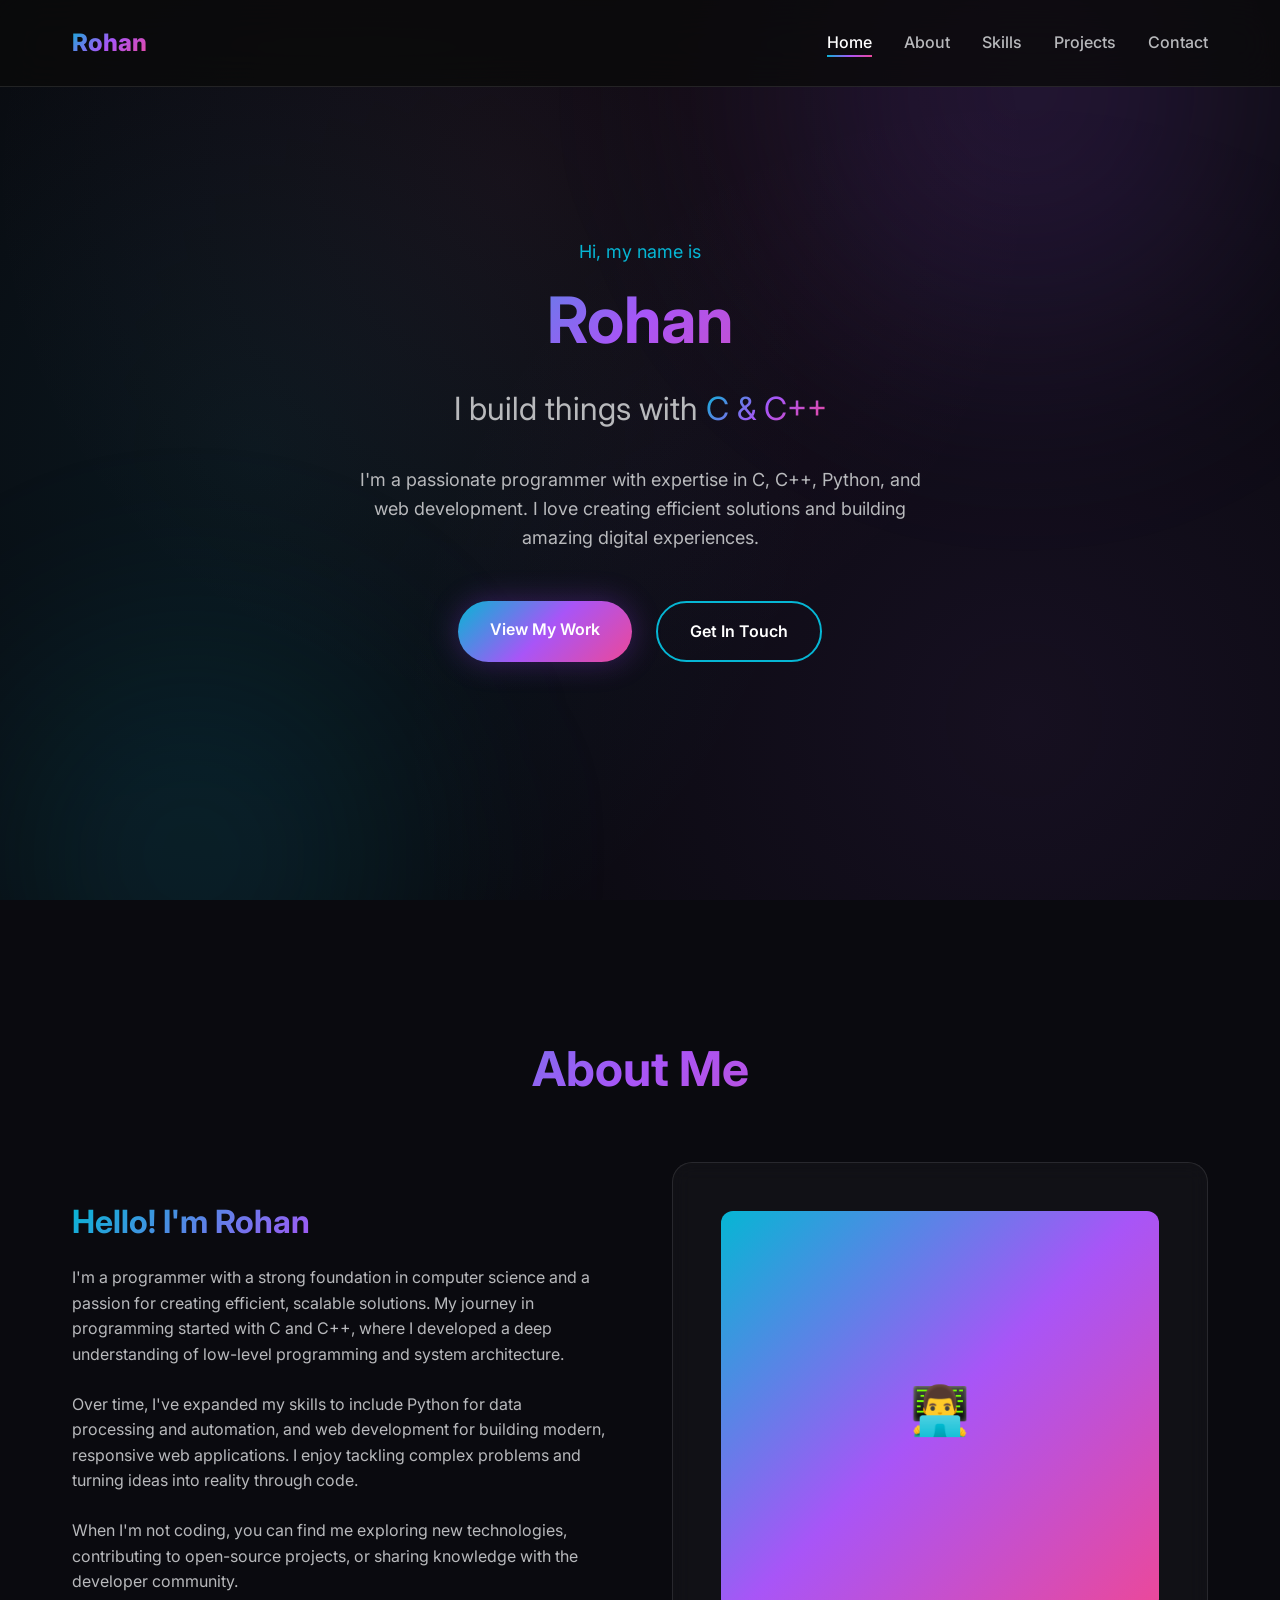
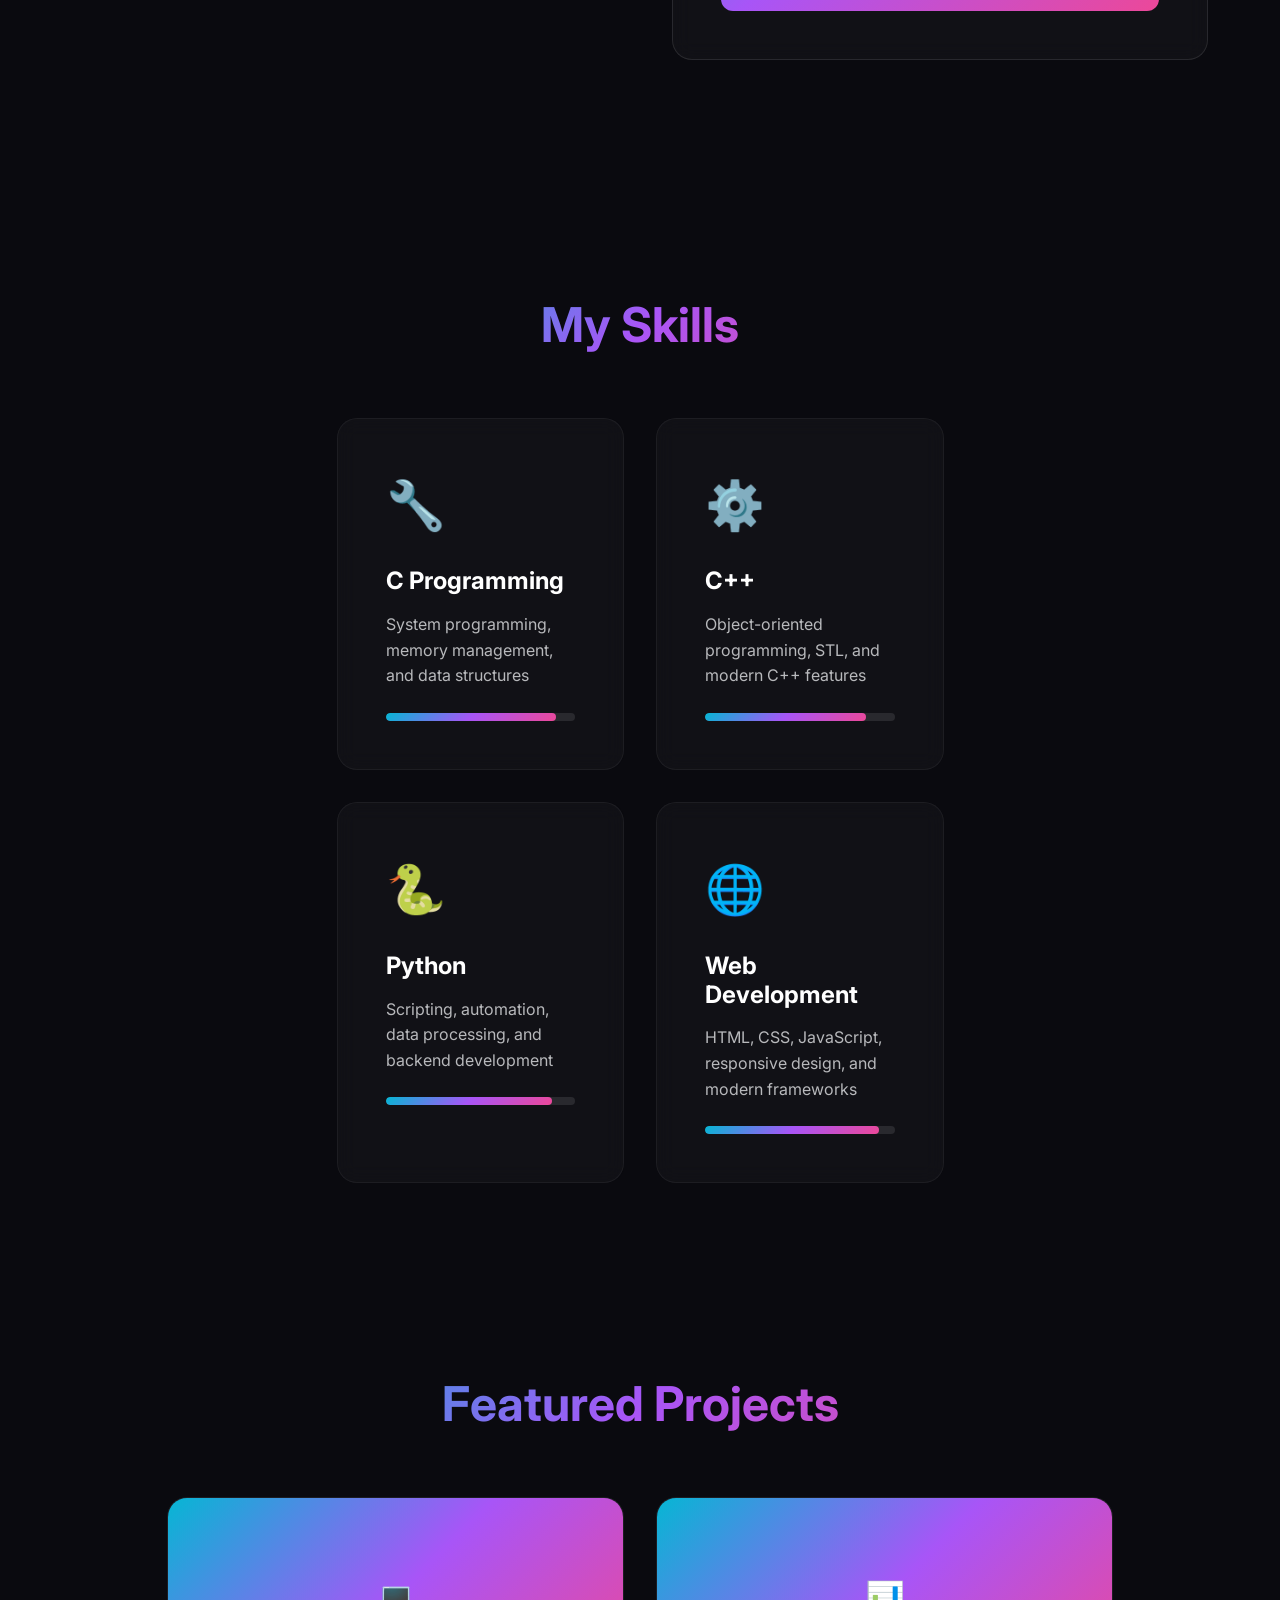
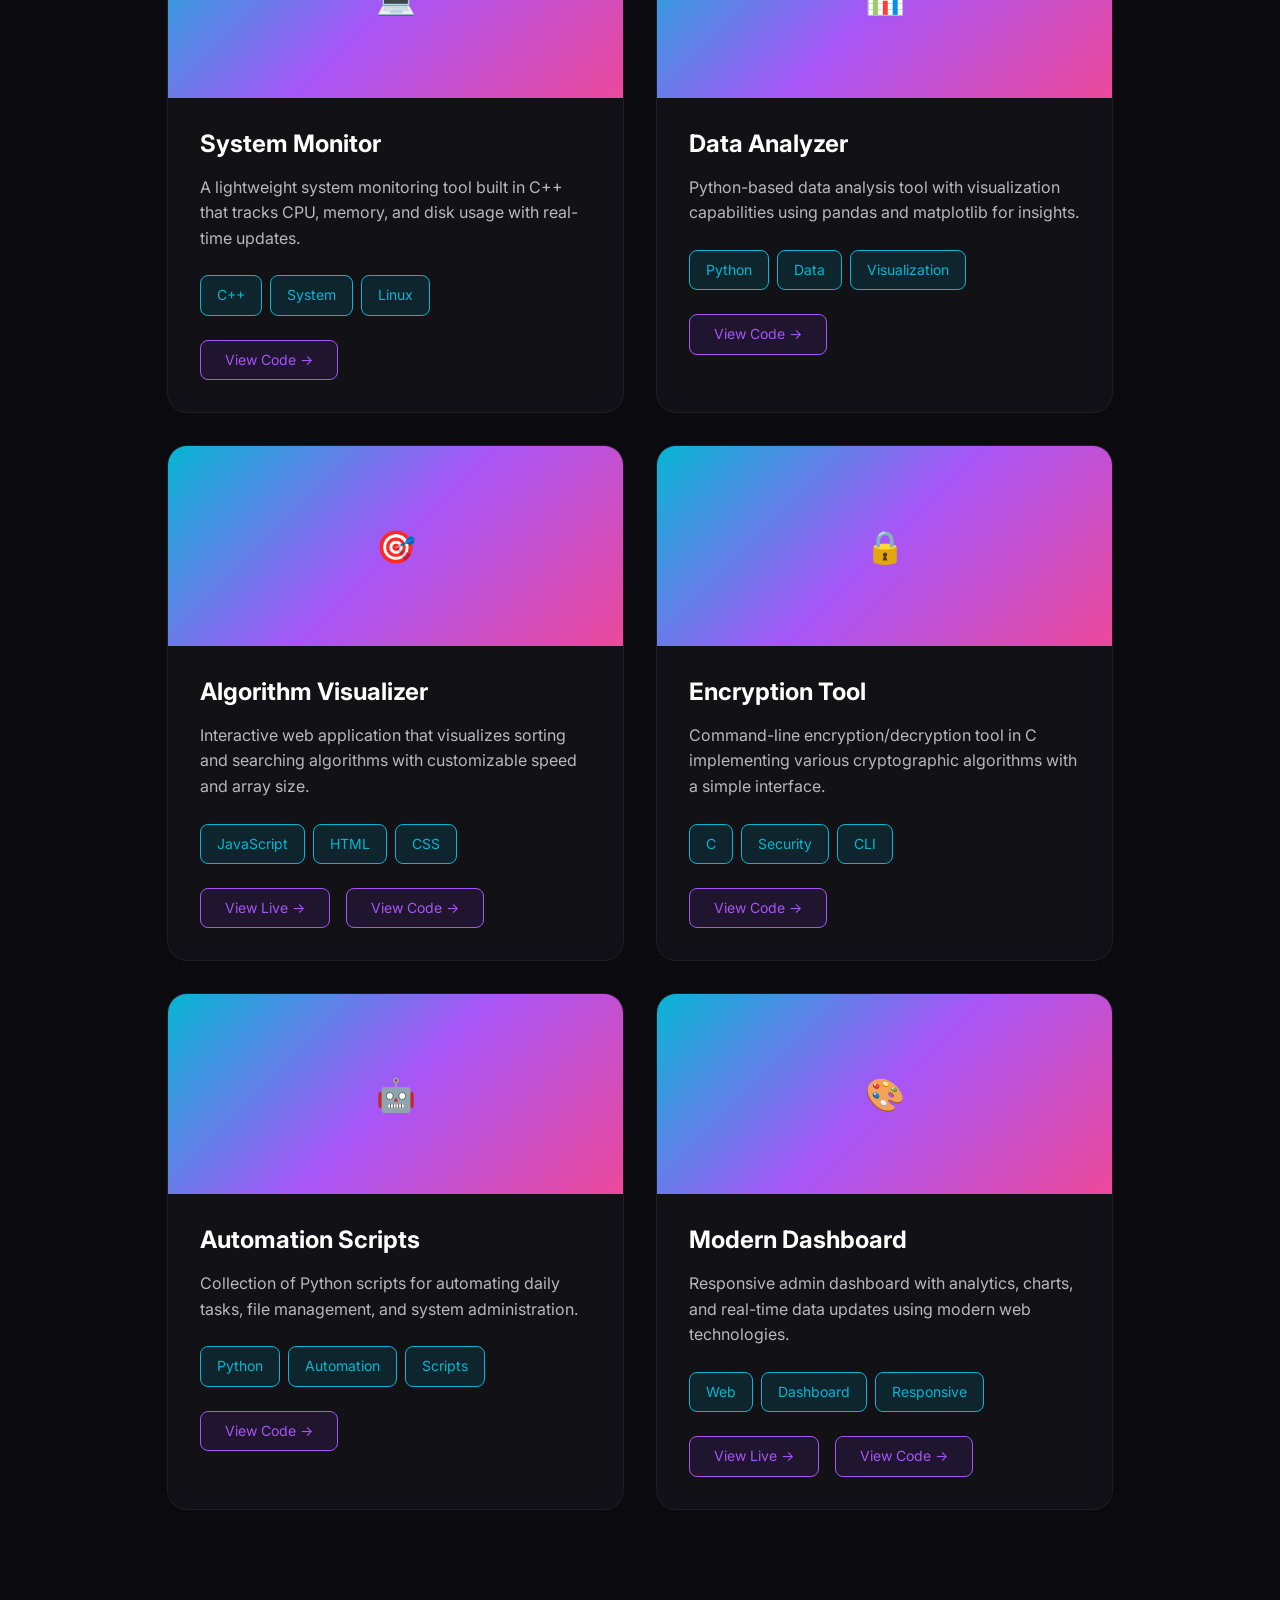
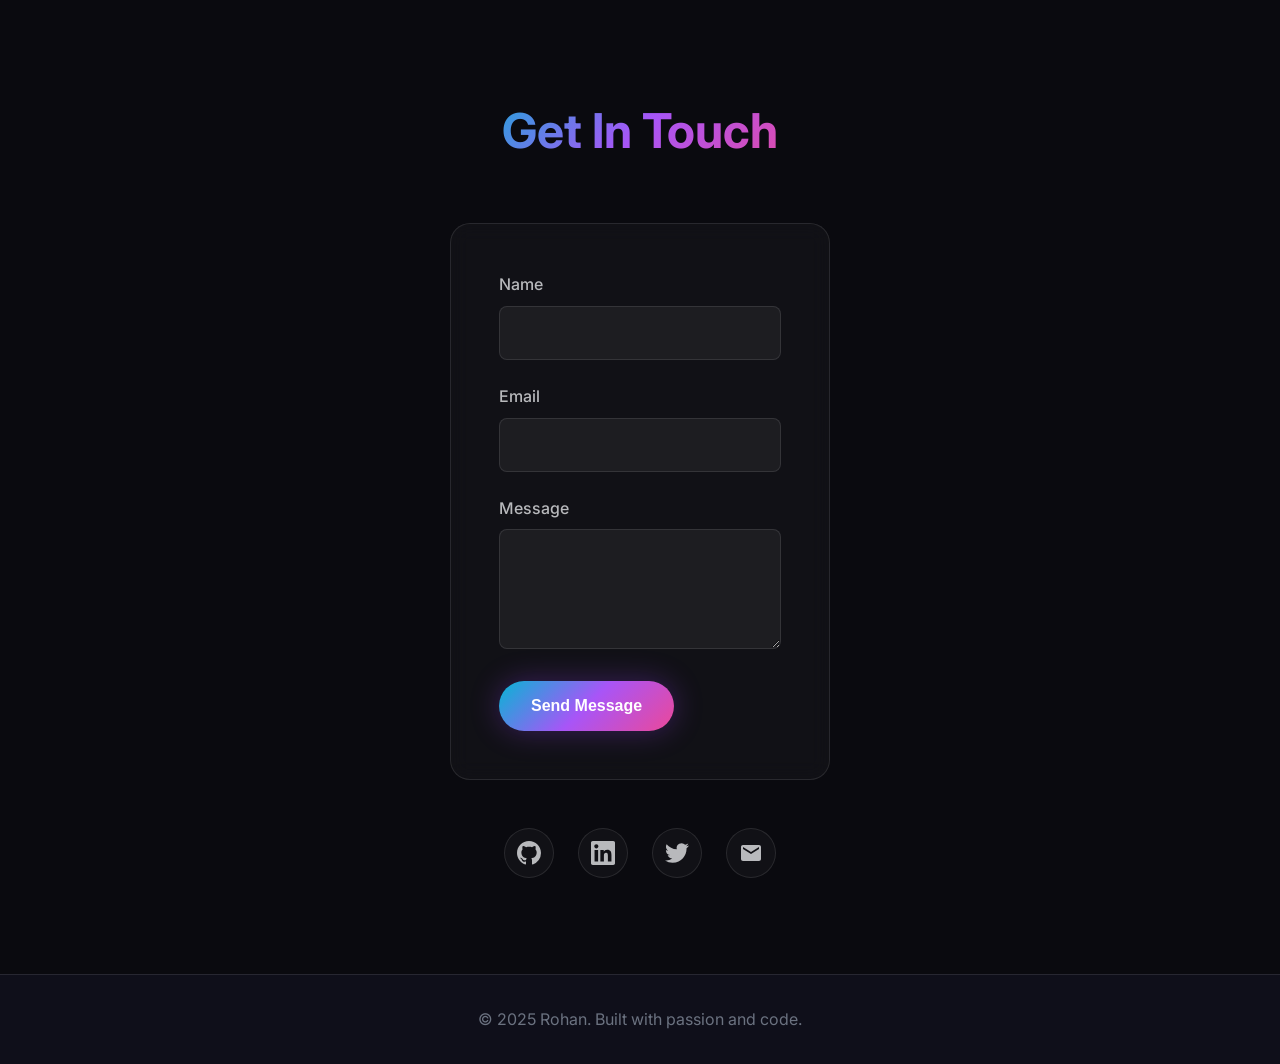
<file: index.html>
<!DOCTYPE html>
<html lang="en">

<head>
    <link rel="icon" type="image/svg+xml" href="favicon.svg">
    <meta charset="UTF-8">
    <meta name="viewport" content="width=device-width, initial-scale=1.0">
    <meta name="description"
        content="Rohan's Portfolio - Programmer specializing in C, C++, Python, and Web Development">
    <meta name="keywords" content="C, C++, Python, Web Development, Portfolio, Programmer">
    <meta name="author" content="Rohan">
     <meta name="google-site-verification" content="">
    <title>Rohan Pawar Portfolio</title>
    <link rel="stylesheet" href="style.css">
</head>

<body>
    <!-- Navigation -->
    <nav>
        <div class="nav-container">
            <div class="logo">Rohan</div>
            <ul class="nav-links" id="navLinks">
                <li><a href="#home" class="active">Home</a></li>
                <li><a href="#about">About</a></li>
                <li><a href="#skills">Skills</a></li>
                <li><a href="#projects">Projects</a></li>
                <li><a href="#contact">Contact</a></li>
            </ul>
            <button class="mobile-menu-toggle" id="mobileMenuToggle" aria-label="Toggle menu">
                ☰
            </button>
        </div>
    </nav>

    <!-- Hero Section -->
    <section class="hero" id="home">
        <div class="container">
            <div class="hero-content">
                <p class="hero-greeting">Hi, my name is</p>
                <h1 class="hero-title">Rohan</h1>
                <p class="hero-subtitle">I build things with <span class="typing-text"></span></p>
                <p class="hero-description">
                    I'm a passionate programmer with expertise in C, C++, Python, and web development.
                    I love creating efficient solutions and building amazing digital experiences.
                </p>
                <div class="hero-cta">
                    <a href="#projects" class="btn btn-primary">View My Work</a>
                    <a href="#contact" class="btn btn-secondary">Get In Touch</a>
                </div>
            </div>
        </div>
    </section>

    <!-- About Section -->
    <section class="about" id="about">
        <div class="container">
            <div class="section-title">
                <h2>About Me</h2>
            </div>
            <div class="about-content">
                <div class="about-text">
                    <h3>Hello! I'm Rohan</h3>
                    <p>
                        I'm a programmer with a strong foundation in computer science and a passion for
                        creating efficient, scalable solutions. My journey in programming started with
                        C and C++, where I developed a deep understanding of low-level programming and
                        system architecture.
                    </p>
                    <p>
                        Over time, I've expanded my skills to include Python for data processing and
                        automation, and web development for building modern, responsive web applications.
                        I enjoy tackling complex problems and turning ideas into reality through code.
                    </p>
                    <p>
                        When I'm not coding, you can find me exploring new technologies, contributing to
                        open-source projects, or sharing knowledge with the developer community.
                    </p>
                </div>
                <div class="about-image">
                    <div class="about-image-container">
                        <div class="about-image-placeholder">
                            👨‍💻
                        </div>
                    </div>
                </div>
            </div>
        </div>
    </section>

    <!-- Skills Section -->
    <section class="skills" id="skills">
        <div class="container">
            <div class="section-title">
                <h2>My Skills</h2>
            </div>
            <div class="skills-grid">
                <div class="skill-card fade-in" data-skill="c">
                    <div class="skill-icon">🔧</div>
                    <h3 class="skill-name">C Programming</h3>
                    <p class="skill-description">
                        System programming, memory management, and data structures
                    </p>
                    <div class="skill-level">
                        <div class="skill-bar">
                            <div class="skill-progress" data-level="90"></div>
                        </div>
                    </div>
                </div>

                <div class="skill-card fade-in" data-skill="cpp">
                    <div class="skill-icon">⚙️</div>
                    <h3 class="skill-name">C++</h3>
                    <p class="skill-description">
                        Object-oriented programming, STL, and modern C++ features
                    </p>
                    <div class="skill-level">
                        <div class="skill-bar">
                            <div class="skill-progress" data-level="85"></div>
                        </div>
                    </div>
                </div>

                <div class="skill-card fade-in" data-skill="python">
                    <div class="skill-icon">🐍</div>
                    <h3 class="skill-name">Python</h3>
                    <p class="skill-description">
                        Scripting, automation, data processing, and backend development
                    </p>
                    <div class="skill-level">
                        <div class="skill-bar">
                            <div class="skill-progress" data-level="88"></div>
                        </div>
                    </div>
                </div>

                <div class="skill-card fade-in" data-skill="web">
                    <div class="skill-icon">🌐</div>
                    <h3 class="skill-name">Web Development</h3>
                    <p class="skill-description">
                        HTML, CSS, JavaScript, responsive design, and modern frameworks
                    </p>
                    <div class="skill-level">
                        <div class="skill-bar">
                            <div class="skill-progress" data-level="92"></div>
                        </div>
                    </div>
                </div>
            </div>
        </div>
    </section>

    <!-- Projects Section -->
    <section class="projects" id="projects">
        <div class="container">
            <div class="section-title">
                <h2>Featured Projects</h2>
            </div>
            <div class="projects-grid">
                <div class="project-card fade-in">
                    <div class="project-image">💻</div>
                    <div class="project-content">
                        <h3 class="project-title">System Monitor</h3>
                        <p class="project-description">
                            A lightweight system monitoring tool built in C++ that tracks CPU, memory,
                            and disk usage with real-time updates.
                        </p>
                        <div class="project-tags">
                            <span class="tag">C++</span>
                            <span class="tag">System</span>
                            <span class="tag">Linux</span>
                        </div>
                        <div class="project-links">
                            <a href="#" class="project-link">View Code →</a>
                        </div>
                    </div>
                </div>

                <div class="project-card fade-in">
                    <div class="project-image">📊</div>
                    <div class="project-content">
                        <h3 class="project-title">Data Analyzer</h3>
                        <p class="project-description">
                            Python-based data analysis tool with visualization capabilities using
                            pandas and matplotlib for insights.
                        </p>
                        <div class="project-tags">
                            <span class="tag">Python</span>
                            <span class="tag">Data</span>
                            <span class="tag">Visualization</span>
                        </div>
                        <div class="project-links">
                            <a href="#" class="project-link">View Code →</a>
                        </div>
                    </div>
                </div>

                <div class="project-card fade-in">
                    <div class="project-image">🎯</div>
                    <div class="project-content">
                        <h3 class="project-title">Algorithm Visualizer</h3>
                        <p class="project-description">
                            Interactive web application that visualizes sorting and searching algorithms
                            with customizable speed and array size.
                        </p>
                        <div class="project-tags">
                            <span class="tag">JavaScript</span>
                            <span class="tag">HTML</span>
                            <span class="tag">CSS</span>
                        </div>
                        <div class="project-links">
                            <a href="#" class="project-link">View Live →</a>
                            <a href="#" class="project-link">View Code →</a>
                        </div>
                    </div>
                </div>

                <div class="project-card fade-in">
                    <div class="project-image">🔒</div>
                    <div class="project-content">
                        <h3 class="project-title">Encryption Tool</h3>
                        <p class="project-description">
                            Command-line encryption/decryption tool in C implementing various
                            cryptographic algorithms with a simple interface.
                        </p>
                        <div class="project-tags">
                            <span class="tag">C</span>
                            <span class="tag">Security</span>
                            <span class="tag">CLI</span>
                        </div>
                        <div class="project-links">
                            <a href="#" class="project-link">View Code →</a>
                        </div>
                    </div>
                </div>

                <div class="project-card fade-in">
                    <div class="project-image">🤖</div>
                    <div class="project-content">
                        <h3 class="project-title">Automation Scripts</h3>
                        <p class="project-description">
                            Collection of Python scripts for automating daily tasks, file management,
                            and system administration.
                        </p>
                        <div class="project-tags">
                            <span class="tag">Python</span>
                            <span class="tag">Automation</span>
                            <span class="tag">Scripts</span>
                        </div>
                        <div class="project-links">
                            <a href="#" class="project-link">View Code →</a>
                        </div>
                    </div>
                </div>

                <div class="project-card fade-in">
                    <div class="project-image">🎨</div>
                    <div class="project-content">
                        <h3 class="project-title">Modern Dashboard</h3>
                        <p class="project-description">
                            Responsive admin dashboard with analytics, charts, and real-time data
                            updates using modern web technologies.
                        </p>
                        <div class="project-tags">
                            <span class="tag">Web</span>
                            <span class="tag">Dashboard</span>
                            <span class="tag">Responsive</span>
                        </div>
                        <div class="project-links">
                            <a href="#" class="project-link">View Live →</a>
                            <a href="#" class="project-link">View Code →</a>
                        </div>
                    </div>
                </div>
            </div>
        </div>
    </section>

    <!-- Contact Section -->
    <section class="contact" id="contact">
        <div class="container">
            <div class="section-title">
                <h2>Get In Touch</h2>
            </div>
            <div class="contact-content">
                <form class="contact-form" id="contactForm">
                    <div class="form-group">
                        <label for="name">Name</label>
                        <input type="text" id="name" name="name" required>
                    </div>
                    <div class="form-group">
                        <label for="email">Email</label>
                        <input type="email" id="email" name="email" required>
                    </div>
                    <div class="form-group">
                        <label for="message">Message</label>
                        <textarea id="message" name="message" required></textarea>
                    </div>
                    <button type="submit" class="btn btn-primary">Send Message</button>
                </form>

                <div class="social-links">
                    <a href="https://github.com/rohu013" target="_blank" class="social-link" aria-label="GitHub">
                        <svg width="24" height="24" fill="currentColor" viewBox="0 0 24 24">
                            <path
                                d="M12 0C5.37 0 0 5.37 0 12c0 5.31 3.435 9.795 8.205 11.385.6.105.825-.255.825-.57 0-.285-.015-1.23-.015-2.235-3.015.555-3.795-.735-4.035-1.41-.135-.345-.72-1.41-1.23-1.695-.42-.225-1.02-.78-.015-.795.945-.015 1.62.87 1.845 1.23 1.08 1.815 2.805 1.305 3.495.99.105-.78.42-1.305.765-1.605-2.67-.3-5.46-1.335-5.46-5.925 0-1.305.465-2.385 1.23-3.225-.12-.3-.54-1.53.12-3.18 0 0 1.005-.315 3.3 1.23.96-.27 1.98-.405 3-.405s2.04.135 3 .405c2.295-1.56 3.3-1.23 3.3-1.23.66 1.65.24 2.88.12 3.18.765.84 1.23 1.905 1.23 3.225 0 4.605-2.805 5.625-5.475 5.925.435.375.81 1.095.81 2.22 0 1.605-.015 2.895-.015 3.3 0 .315.225.69.825.57A12.02 12.02 0 0 0 24 12c0-6.63-5.37-12-12-12z" />
                        </svg>
                    </a>
                    <a href="https://www.linkedin.com/in/rohan-pawar-243b07329" target="_blank" class="social-link"
                        aria-label="LinkedIn">
                        <svg width="24" height="24" fill="currentColor" viewBox="0 0 24 24">
                            <path
                                d="M20.447 20.452h-3.554v-5.569c0-1.328-.027-3.037-1.852-3.037-1.853 0-2.136 1.445-2.136 2.939v5.667H9.351V9h3.414v1.561h.046c.477-.9 1.637-1.85 3.37-1.85 3.601 0 4.267 2.37 4.267 5.455v6.286zM5.337 7.433c-1.144 0-2.063-.926-2.063-2.065 0-1.138.92-2.063 2.063-2.063 1.14 0 2.064.925 2.064 2.063 0 1.139-.925 2.065-2.064 2.065zm1.782 13.019H3.555V9h3.564v11.452zM22.225 0H1.771C.792 0 0 .774 0 1.729v20.542C0 23.227.792 24 1.771 24h20.451C23.2 24 24 23.227 24 22.271V1.729C24 .774 23.2 0 22.222 0h.003z" />
                        </svg>
                    </a>
                    <a href="https://twitter.com" target="_blank" class="social-link" aria-label="Twitter">
                        <svg width="24" height="24" fill="currentColor" viewBox="0 0 24 24">
                            <path
                                d="M23.953 4.57a10 10 0 01-2.825.775 4.958 4.958 0 002.163-2.723c-.951.555-2.005.959-3.127 1.184a4.92 4.92 0 00-8.384 4.482C7.69 8.095 4.067 6.13 1.64 3.162a4.822 4.822 0 00-.666 2.475c0 1.71.87 3.213 2.188 4.096a4.904 4.904 0 01-2.228-.616v.06a4.923 4.923 0 003.946 4.827 4.996 4.996 0 01-2.212.085 4.936 4.936 0 004.604 3.417 9.867 9.867 0 01-6.102 2.105c-.39 0-.779-.023-1.17-.067a13.995 13.995 0 007.557 2.209c9.053 0 13.998-7.496 13.998-13.985 0-.21 0-.42-.015-.63A9.935 9.935 0 0024 4.59z" />
                        </svg>
                    </a>
                    <a href="mailto:rohan87663@gmail.com" class="social-link" aria-label="Email">
                        <svg width="24" height="24" fill="currentColor" viewBox="0 0 24 24">
                            <path
                                d="M20 4H4c-1.1 0-1.99.9-1.99 2L2 18c0 1.1.9 2 2 2h16c1.1 0 2-.9 2-2V6c0-1.1-.9-2-2-2zm0 4l-8 5-8-5V6l8 5 8-5v2z" />
                        </svg>
                    </a>
                </div>
            </div>
        </div>
    </section>

    <!-- Footer -->
    <footer>
        <div class="container">
            <p>&copy; 2025 Rohan. Built with passion and code.</p>
        </div>
    </footer>

    <script src="script.js"></script>
</body>

</html>
</file>
<file: style.css>
/* Import Google Fonts */
@import url('https://fonts.googleapis.com/css2?family=Inter:wght@300;400;500;600;700;800&display=swap');

/* CSS Variables - Design System */
:root {
  /* Colors */
  --bg-primary: #0a0a0f;
  --bg-secondary: #0f0f1a;
  --bg-card: rgba(255, 255, 255, 0.03);
  --bg-card-hover: rgba(255, 255, 255, 0.08);
  --text-primary: #ffffff;
  --text-secondary: #b8b9bc;
  --text-muted: #6b7280;
  --accent-cyan: #06b6d4;
  --accent-purple: #a855f7;
  --accent-pink: #ec4899;
  --accent-gradient: linear-gradient(135deg, #06b6d4 0%, #a855f7 50%, #ec4899 100%);
  --accent-gradient-alt: linear-gradient(90deg, #06b6d4, #8b5cf6, #ec4899);
  --success: #10b981;
  --warning: #f59e0b;

  /* Spacing */
  --spacing-xs: 0.5rem;
  --spacing-sm: 1rem;
  --spacing-md: 1.5rem;
  --spacing-lg: 2rem;
  --spacing-xl: 3rem;
  --spacing-2xl: 4rem;
  --spacing-3xl: 6rem;

  /* Typography */
  --font-family: 'Inter', -apple-system, BlinkMacSystemFont, 'Segoe UI', sans-serif;
  --font-size-xs: 0.875rem;
  --font-size-sm: 1rem;
  --font-size-md: 1.125rem;
  --font-size-lg: 1.5rem;
  --font-size-xl: 2rem;
  --font-size-2xl: 3rem;
  --font-size-3xl: 4rem;

  /* Effects */
  --blur-sm: 10px;
  --blur-md: 20px;
  --blur-lg: 40px;
  --shadow-sm: 0 2px 10px rgba(0, 0, 0, 0.3);
  --shadow-md: 0 4px 20px rgba(0, 0, 0, 0.4);
  --shadow-lg: 0 8px 40px rgba(0, 0, 0, 0.5);
  --shadow-glow: 0 0 30px rgba(156, 64, 255, 0.3);

  /* Transitions */
  --transition-fast: 0.2s ease;
  --transition-medium: 0.3s ease;
  --transition-slow: 0.5s ease;

  /* Border Radius */
  --radius-sm: 8px;
  --radius-md: 12px;
  --radius-lg: 20px;
  --radius-full: 9999px;
}

/* Reset & Base Styles */
* {
  margin: 0;
  padding: 0;
  box-sizing: border-box;
}

html {
  scroll-behavior: smooth;
  font-size: 16px;
}

body {
  font-family: var(--font-family);
  background: var(--bg-primary);
  color: var(--text-primary);
  line-height: 1.6;
  overflow-x: hidden;
  -webkit-font-smoothing: antialiased;
  -moz-osx-font-smoothing: grayscale;
  position: relative;
}

/* Animated Background Effect */
body::before {
  content: '';
  position: fixed;
  top: 0;
  left: 0;
  width: 100%;
  height: 100%;
  background:
    radial-gradient(circle at 20% 50%, rgba(6, 182, 212, 0.08) 0%, transparent 50%),
    radial-gradient(circle at 80% 80%, rgba(168, 85, 247, 0.08) 0%, transparent 50%),
    radial-gradient(circle at 40% 20%, rgba(236, 72, 153, 0.06) 0%, transparent 50%);
  pointer-events: none;
  z-index: 0;
  animation: backgroundShift 15s ease infinite alternate;
}

@keyframes backgroundShift {
  0% {
    transform: scale(1) translate(0, 0);
  }

  100% {
    transform: scale(1.1) translate(5%, 5%);
  }
}

/* Ensure content is above background */
nav,
section,
footer {
  position: relative;
  z-index: 1;
}

/* Custom Scrollbar */
::-webkit-scrollbar {
  width: 10px;
}

::-webkit-scrollbar-track {
  background: var(--bg-secondary);
}

::-webkit-scrollbar-thumb {
  background: var(--accent-gradient);
  border-radius: var(--radius-full);
}

::-webkit-scrollbar-thumb:hover {
  background: linear-gradient(135deg, #00b8e6 0%, #8833e6 100%);
}

/* Typography */
h1,
h2,
h3,
h4,
h5,
h6 {
  font-weight: 700;
  line-height: 1.2;
}

h1 {
  font-size: var(--font-size-3xl);
  background: var(--accent-gradient);
  -webkit-background-clip: text;
  -webkit-text-fill-color: transparent;
  background-clip: text;
}

h2 {
  font-size: var(--font-size-2xl);
  margin-bottom: var(--spacing-lg);
}

h3 {
  font-size: var(--font-size-xl);
}

p {
  color: var(--text-secondary);
  margin-bottom: var(--spacing-md);
}

a {
  color: var(--accent-cyan);
  text-decoration: none;
  transition: color var(--transition-fast);
}

a:hover {
  color: var(--accent-purple);
}

/* Navigation */
nav {
  position: fixed;
  top: 0;
  left: 0;
  right: 0;
  z-index: 1000;
  background: rgba(10, 10, 10, 0.8);
  backdrop-filter: blur(var(--blur-md));
  border-bottom: 1px solid rgba(255, 255, 255, 0.1);
  padding: var(--spacing-md) 0;
  transition: background var(--transition-medium);
}

.nav-container {
  max-width: 1200px;
  margin: 0 auto;
  padding: 0 var(--spacing-lg);
  display: flex;
  justify-content: space-between;
  align-items: center;
}

.logo {
  font-size: var(--font-size-lg);
  font-weight: 800;
  background: var(--accent-gradient);
  -webkit-background-clip: text;
  -webkit-text-fill-color: transparent;
  background-clip: text;
}

.nav-links {
  display: flex;
  list-style: none;
  gap: var(--spacing-lg);
}

.nav-links a {
  color: var(--text-secondary);
  font-weight: 500;
  transition: color var(--transition-fast);
  position: relative;
}

.nav-links a::after {
  content: '';
  position: absolute;
  bottom: -5px;
  left: 0;
  width: 0;
  height: 2px;
  background: var(--accent-gradient);
  transition: width var(--transition-fast);
}

.nav-links a:hover,
.nav-links a.active {
  color: var(--text-primary);
}

.nav-links a:hover::after,
.nav-links a.active::after {
  width: 100%;
}

.mobile-menu-toggle {
  display: none;
  background: none;
  border: none;
  color: var(--text-primary);
  font-size: var(--font-size-lg);
  cursor: pointer;
}

/* Container */
.container {
  max-width: 1200px;
  margin: 0 auto;
  padding: 0 var(--spacing-lg);
}

/* Section */
section {
  padding: var(--spacing-3xl) 0;
  min-height: 100vh;
  display: flex;
  align-items: center;
}

/* Hero Section */
.hero {
  position: relative;
  overflow: hidden;
}

.hero::before {
  content: '';
  position: absolute;
  top: -30%;
  right: -20%;
  width: 80%;
  height: 80%;
  background: radial-gradient(circle, rgba(168, 85, 247, 0.2) 0%, transparent 60%);
  animation: float 20s ease-in-out infinite;
  filter: blur(80px);
}

.hero::after {
  content: '';
  position: absolute;
  bottom: -30%;
  left: -20%;
  width: 70%;
  height: 70%;
  background: radial-gradient(circle, rgba(6, 182, 212, 0.15) 0%, transparent 60%);
  animation: float 25s ease-in-out infinite reverse;
  filter: blur(80px);
}

@keyframes float {

  0%,
  100% {
    transform: translate(0, 0) scale(1);
  }

  50% {
    transform: translate(-30px, -30px) scale(1.1);
  }
}

.hero-content {
  position: relative;
  z-index: 1;
  text-align: center;
}

.hero-greeting {
  font-size: var(--font-size-md);
  color: var(--accent-cyan);
  margin-bottom: var(--spacing-sm);
  opacity: 0;
  animation: fadeInUp 0.8s ease forwards;
}

.hero-title {
  font-size: var(--font-size-3xl);
  margin-bottom: var(--spacing-md);
  opacity: 0;
  animation: fadeInUp 0.8s ease 0.2s forwards;
}

.hero-subtitle {
  font-size: var(--font-size-xl);
  color: var(--text-secondary);
  margin-bottom: var(--spacing-lg);
  opacity: 0;
  animation: fadeInUp 0.8s ease 0.4s forwards;
}

.typing-text {
  background: var(--accent-gradient);
  -webkit-background-clip: text;
  -webkit-text-fill-color: transparent;
  background-clip: text;
}

.hero-description {
  font-size: var(--font-size-md);
  max-width: 600px;
  margin: 0 auto var(--spacing-xl);
  opacity: 0;
  animation: fadeInUp 0.8s ease 0.6s forwards;
}

.hero-cta {
  display: flex;
  gap: var(--spacing-md);
  justify-content: center;
  opacity: 0;
  animation: fadeInUp 0.8s ease 0.8s forwards;
}

@keyframes fadeInUp {
  from {
    opacity: 0;
    transform: translateY(30px);
  }

  to {
    opacity: 1;
    transform: translateY(0);
  }
}

/* Buttons */
.btn {
  display: inline-block;
  padding: var(--spacing-sm) var(--spacing-lg);
  border-radius: var(--radius-full);
  font-weight: 600;
  cursor: pointer;
  transition: all var(--transition-medium);
  border: none;
  font-size: var(--font-size-sm);
}

.btn-primary {
  background: var(--accent-gradient);
  color: var(--text-primary);
  box-shadow: var(--shadow-glow);
}

.btn-primary:hover {
  transform: translateY(-2px);
  box-shadow: 0 0 40px rgba(156, 64, 255, 0.5);
}

.btn-secondary {
  background: transparent;
  color: var(--text-primary);
  border: 2px solid var(--accent-cyan);
}

.btn-secondary:hover {
  background: rgba(0, 212, 255, 0.1);
  transform: translateY(-2px);
}

/* Section Title */
.section-title {
  text-align: center;
  margin-bottom: var(--spacing-2xl);
}

.section-title h2 {
  background: var(--accent-gradient);
  -webkit-background-clip: text;
  -webkit-text-fill-color: transparent;
  background-clip: text;
}

/* About Section */
.about-content {
  display: grid;
  grid-template-columns: 1fr 1fr;
  gap: var(--spacing-2xl);
  align-items: center;
}

.about-text h3 {
  margin-bottom: var(--spacing-md);
  background: var(--accent-gradient);
  -webkit-background-clip: text;
  -webkit-text-fill-color: transparent;
  background-clip: text;
}

.about-image {
  position: relative;
}

.about-image-container {
  position: relative;
  border-radius: var(--radius-lg);
  overflow: hidden;
  background: var(--bg-card);
  backdrop-filter: blur(var(--blur-sm));
  border: 1px solid rgba(255, 255, 255, 0.1);
  padding: var(--spacing-xl);
  text-align: center;
}

.about-image-placeholder {
  width: 100%;
  height: 400px;
  display: flex;
  align-items: center;
  justify-content: center;
  background: var(--accent-gradient);
  border-radius: var(--radius-md);
  font-size: var(--font-size-2xl);
}

/* Skills Section */
.skills-grid {
  display: grid;
  grid-template-columns: repeat(auto-fit, minmax(250px, 1fr));
  gap: var(--spacing-lg);
}

.skill-card {
  background: var(--bg-card);
  backdrop-filter: blur(var(--blur-sm));
  border: 1px solid rgba(255, 255, 255, 0.05);
  border-radius: var(--radius-lg);
  padding: var(--spacing-xl);
  transition: all 0.4s cubic-bezier(0.4, 0, 0.2, 1);
  position: relative;
  overflow: hidden;
}

.skill-card::before {
  content: '';
  position: absolute;
  top: -2px;
  left: -2px;
  right: -2px;
  bottom: -2px;
  background: var(--accent-gradient-alt);
  border-radius: var(--radius-lg);
  opacity: 0;
  transition: opacity 0.4s ease;
  z-index: -1;
}

.skill-card::after {
  content: '';
  position: absolute;
  top: 0;
  left: 0;
  width: 100%;
  height: 100%;
  background: var(--accent-gradient);
  opacity: 0;
  transition: opacity var(--transition-medium);
}

.skill-card:hover {
  transform: translateY(-12px) scale(1.02);
  background: var(--bg-card-hover);
  border-color: transparent;
  box-shadow: 0 20px 60px rgba(168, 85, 247, 0.3),
    0 0 0 1px rgba(255, 255, 255, 0.1);
}

.skill-card:hover::before {
  opacity: 1;
}

.skill-card:hover::after {
  opacity: 0.15;
}

.skill-icon {
  font-size: var(--font-size-2xl);
  margin-bottom: var(--spacing-md);
  position: relative;
  z-index: 1;
}

.skill-name {
  font-size: var(--font-size-lg);
  font-weight: 700;
  margin-bottom: var(--spacing-sm);
  position: relative;
  z-index: 1;
}

.skill-description {
  color: var(--text-secondary);
  margin-bottom: var(--spacing-md);
  position: relative;
  z-index: 1;
}

.skill-level {
  position: relative;
  z-index: 1;
}

.skill-bar {
  width: 100%;
  height: 8px;
  background: rgba(255, 255, 255, 0.1);
  border-radius: var(--radius-full);
  overflow: hidden;
  margin-top: var(--spacing-xs);
}

.skill-progress {
  height: 100%;
  background: var(--accent-gradient);
  width: 0;
  transition: width 1s ease;
  border-radius: var(--radius-full);
}

/* Projects Section */
.projects-grid {
  display: grid;
  grid-template-columns: repeat(auto-fit, minmax(300px, 1fr));
  gap: var(--spacing-lg);
}

.project-card {
  background: var(--bg-card);
  backdrop-filter: blur(var(--blur-sm));
  border: 1px solid rgba(255, 255, 255, 0.05);
  border-radius: var(--radius-lg);
  overflow: hidden;
  transition: all 0.4s cubic-bezier(0.4, 0, 0.2, 1);
  position: relative;
}

.project-card::before {
  content: '';
  position: absolute;
  inset: 0;
  border-radius: var(--radius-lg);
  padding: 1px;
  background: var(--accent-gradient-alt);
  -webkit-mask: linear-gradient(#fff 0 0) content-box, linear-gradient(#fff 0 0);
  -webkit-mask-composite: xor;
  mask-composite: exclude;
  opacity: 0;
  transition: opacity 0.4s ease;
}

.project-card:hover::before {
  opacity: 1;
}

.project-card:hover {
  transform: translateY(-12px) scale(1.02);
  background: var(--bg-card-hover);
  box-shadow: 0 20px 60px rgba(168, 85, 247, 0.25),
    0 0 0 1px rgba(255, 255, 255, 0.08);
}

.project-image {
  width: 100%;
  height: 200px;
  background: var(--accent-gradient);
  display: flex;
  align-items: center;
  justify-content: center;
  font-size: var(--font-size-xl);
  position: relative;
  overflow: hidden;
}

.project-image::before {
  content: '';
  position: absolute;
  top: 0;
  left: -100%;
  width: 100%;
  height: 100%;
  background: linear-gradient(90deg, transparent, rgba(255, 255, 255, 0.2), transparent);
  transition: left 0.5s ease;
}

.project-card:hover .project-image::before {
  left: 100%;
}

.project-content {
  padding: var(--spacing-lg);
}

.project-title {
  font-size: var(--font-size-lg);
  margin-bottom: var(--spacing-sm);
}

.project-description {
  color: var(--text-secondary);
  margin-bottom: var(--spacing-md);
}

.project-tags {
  display: flex;
  gap: var(--spacing-xs);
  flex-wrap: wrap;
  margin-bottom: var(--spacing-md);
}

.tag {
  background: rgba(0, 212, 255, 0.1);
  border: 1px solid var(--accent-cyan);
  padding: var(--spacing-xs) var(--spacing-sm);
  border-radius: var(--radius-sm);
  font-size: var(--font-size-xs);
  color: var(--accent-cyan);
}

.project-links {
  display: flex;
  gap: var(--spacing-sm);
}

.project-link {
  display: inline-flex;
  align-items: center;
  gap: var(--spacing-xs);
  padding: var(--spacing-xs) var(--spacing-md);
  background: rgba(156, 64, 255, 0.1);
  border: 1px solid var(--accent-purple);
  border-radius: var(--radius-sm);
  color: var(--accent-purple);
  font-size: var(--font-size-xs);
  transition: all var(--transition-fast);
}

.project-link:hover {
  background: rgba(156, 64, 255, 0.2);
  transform: translateX(5px);
}

/* Contact Section */
.contact-content {
  max-width: 600px;
  margin: 0 auto;
}

.contact-form {
  background: var(--bg-card);
  backdrop-filter: blur(var(--blur-sm));
  border: 1px solid rgba(255, 255, 255, 0.1);
  border-radius: var(--radius-lg);
  padding: var(--spacing-xl);
}

.form-group {
  margin-bottom: var(--spacing-md);
}

.form-group label {
  display: block;
  margin-bottom: var(--spacing-xs);
  color: var(--text-secondary);
  font-weight: 500;
}

.form-group input,
.form-group textarea {
  width: 100%;
  padding: var(--spacing-sm);
  background: rgba(255, 255, 255, 0.05);
  border: 1px solid rgba(255, 255, 255, 0.1);
  border-radius: var(--radius-sm);
  color: var(--text-primary);
  font-family: var(--font-family);
  font-size: var(--font-size-sm);
  transition: all var(--transition-fast);
}

.form-group input:focus,
.form-group textarea:focus {
  outline: none;
  border-color: var(--accent-cyan);
  background: rgba(0, 212, 255, 0.05);
}

.form-group textarea {
  resize: vertical;
  min-height: 120px;
}

.social-links {
  display: flex;
  justify-content: center;
  gap: var(--spacing-md);
  margin-top: var(--spacing-xl);
}

.social-link {
  width: 50px;
  height: 50px;
  display: flex;
  align-items: center;
  justify-content: center;
  background: var(--bg-card);
  border: 1px solid rgba(255, 255, 255, 0.1);
  border-radius: var(--radius-full);
  font-size: var(--font-size-lg);
  color: var(--text-secondary);
  transition: all var(--transition-fast);
}

.social-link:hover {
  border-color: var(--accent-cyan);
  color: var(--accent-cyan);
  transform: translateY(-5px);
  box-shadow: 0 10px 20px rgba(0, 212, 255, 0.2);
}

/* Footer */
footer {
  background: var(--bg-secondary);
  padding: var(--spacing-lg);
  text-align: center;
  border-top: 1px solid rgba(255, 255, 255, 0.1);
}

footer p {
  color: var(--text-muted);
  margin: 0;
}

/* Animations */
.fade-in {
  opacity: 0;
  transform: translateY(30px);
  transition: opacity 0.8s ease, transform 0.8s ease;
}

.fade-in.visible {
  opacity: 1;
  transform: translateY(0);
}

/* Responsive Design */
@media (max-width: 768px) {
  :root {
    --font-size-3xl: 2.5rem;
    --font-size-2xl: 2rem;
    --font-size-xl: 1.5rem;
    --spacing-3xl: 3rem;
  }

  .mobile-menu-toggle {
    display: block;
  }

  .nav-links {
    position: fixed;
    top: 70px;
    left: -100%;
    flex-direction: column;
    background: rgba(10, 10, 10, 0.95);
    backdrop-filter: blur(var(--blur-md));
    width: 100%;
    padding: var(--spacing-lg);
    border-bottom: 1px solid rgba(255, 255, 255, 0.1);
    transition: left var(--transition-medium);
  }

  .nav-links.active {
    left: 0;
  }

  .about-content {
    grid-template-columns: 1fr;
  }

  .hero-cta {
    flex-direction: column;
    align-items: center;
  }

  .btn {
    width: 100%;
    max-width: 300px;
    text-align: center;
  }

  section {
    min-height: auto;
  }
}

@media (max-width: 480px) {
  :root {
    --font-size-3xl: 2rem;
    --spacing-lg: 1rem;
  }

  .skills-grid,
  .projects-grid {
    grid-template-columns: 1fr;
  }
}
</file>
